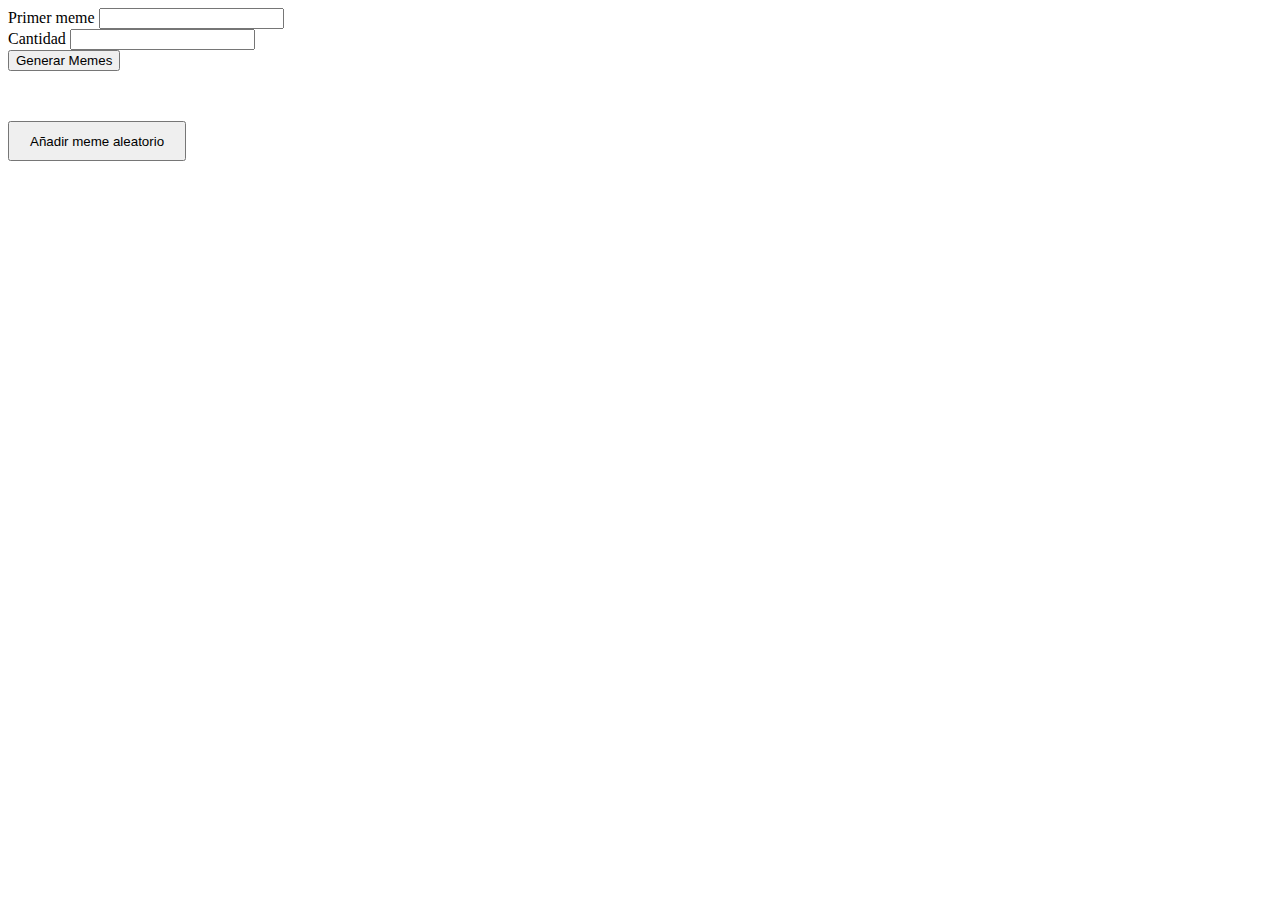
<file: 51-52 Web Dinámica/memes.html>
<!DOCTYPE html>
<html lang="en">
<head>
  <meta charset="UTF-8">
  <meta name="viewport" content="width=device-width, initial-scale=1.0">
  <title>Memes</title>
  <link rel="stylesheet" href="./memes.css">
  <script defer src="./memes.js"></script>
</head>
<body>
  <form id="memes-form">
    <label for="start">Primer meme</label>
    <input type="number" id="start">
    <br>
    <label for="quantity">Cantidad</label>
    <input type="number" id="quantity">
    <br>
    <button>Generar Memes</button>
  </form>
  <ul class="meme-list"></ul>
  <button id="random-btn" class="btn">Añadir meme aleatorio</button>
</body>
</html>
</file>
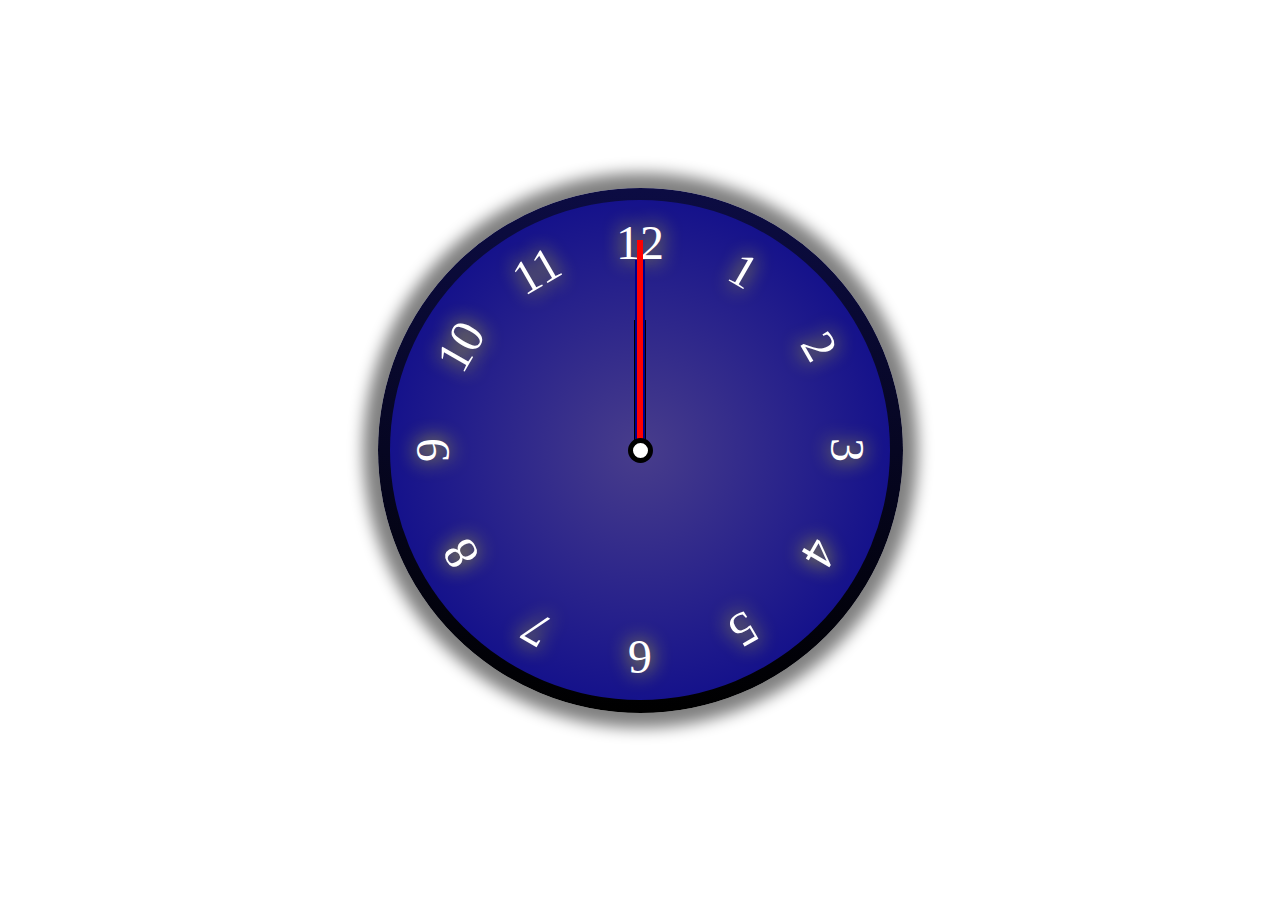
<file: 54 Reloj/reloj.html>
<!DOCTYPE html>
<html lang="en">
  <head>
    <meta charset="UTF-8" />
    <meta name="viewport" content="width=device-width, initial-scale=1.0" />
    <title>Reloj</title>
    <link rel="stylesheet" href="./reloj.css" />
    <script defer src="./reloj.js"></script>
  </head>
  <body>
    <section class="clock-container">
      <div class="clock">
        <!-- p.digit[style="--n: $"]{$}*12 -->

        <p class="digit" style="--n: 1">1</p>
        <p class="digit" style="--n: 2">2</p>
        <p class="digit" style="--n: 3">3</p>
        <p class="digit" style="--n: 4">4</p>
        <p class="digit" style="--n: 5">5</p>
        <p class="digit" style="--n: 6">6</p>
        <p class="digit" style="--n: 7">7</p>
        <p class="digit" style="--n: 8">8</p>
        <p class="digit" style="--n: 9">9</p>
        <p class="digit" style="--n: 10">10</p>
        <p class="digit" style="--n: 11">11</p>
        <p class="digit" style="--n: 12">12</p>


        <div class="hours"></div>
        <div class="minutes"></div>
        <div class="seconds"></div>
        <div class="center"></div>
      </div>
    </section>
  </body>
</html>
</file>
<file: 51-52 Web Dinámica/memes.css>
ul {
  list-style: none;
  margin: 0;
  padding: 0;
}

.meme-list {
  display: flex;
  flex-wrap: wrap;
  gap: 50px;
}

.btn {
  display: inline-block;
  margin: 50px auto;
  padding: 0 20px;
  height: 40px;
}
</file>
<file: 54 Reloj/reloj.css>
* {
  margin: 0;
  padding: 0;
  box-sizing: border-box;
}

.clock-container {
  display: flex;
  justify-content: center;
  align-items: center;
  height: 100vh;

  .clock {
    width: 500px;
    height: 500px;
    font-size: 3em;
    position: relative;
    border-radius: 50%;
    display: flex;
    justify-content: center;
    align-items: center;
    background-image: radial-gradient(circle, darkslateblue, darkblue);

    .digit {
      transform: rotate(calc(30deg * var(--n)));
      position: absolute;
      top: 15px;
      bottom: 15px;

      color: white;
      text-shadow: 0 0 20px yellow;
    }

    .center {
      position: absolute;
      width: 25px;
      height: 25px;
      background-color: white;
      border: 5px solid black;
      border-radius: 50%;
    }

    .hours,
    .minutes,
    .seconds {
      --rotate: 0;
      position: absolute;
      bottom: 50%;
      transform: rotate(calc(var(--rotate) * 1deg));
      transform-origin: bottom;
    }

    .hours {
      width: 12px;
      height: 130px;
      background-color: black;
    }

    .minutes {
      width: 10px;
      height: 190px;
      background-color: darkblue;
    }

    .seconds {
      width: 6px;
      height: 210px;
      background-color: red;
    }
  }
  .clock::before {
    content: "";
    width: 525px;
    height: 525px;
    position: absolute;
    border-radius: 50%;
    background-image: linear-gradient(rgb(12, 12, 67), black);
    box-shadow: 0 0 15px 15px gray;
    z-index: -1;
  }
}
</file>
